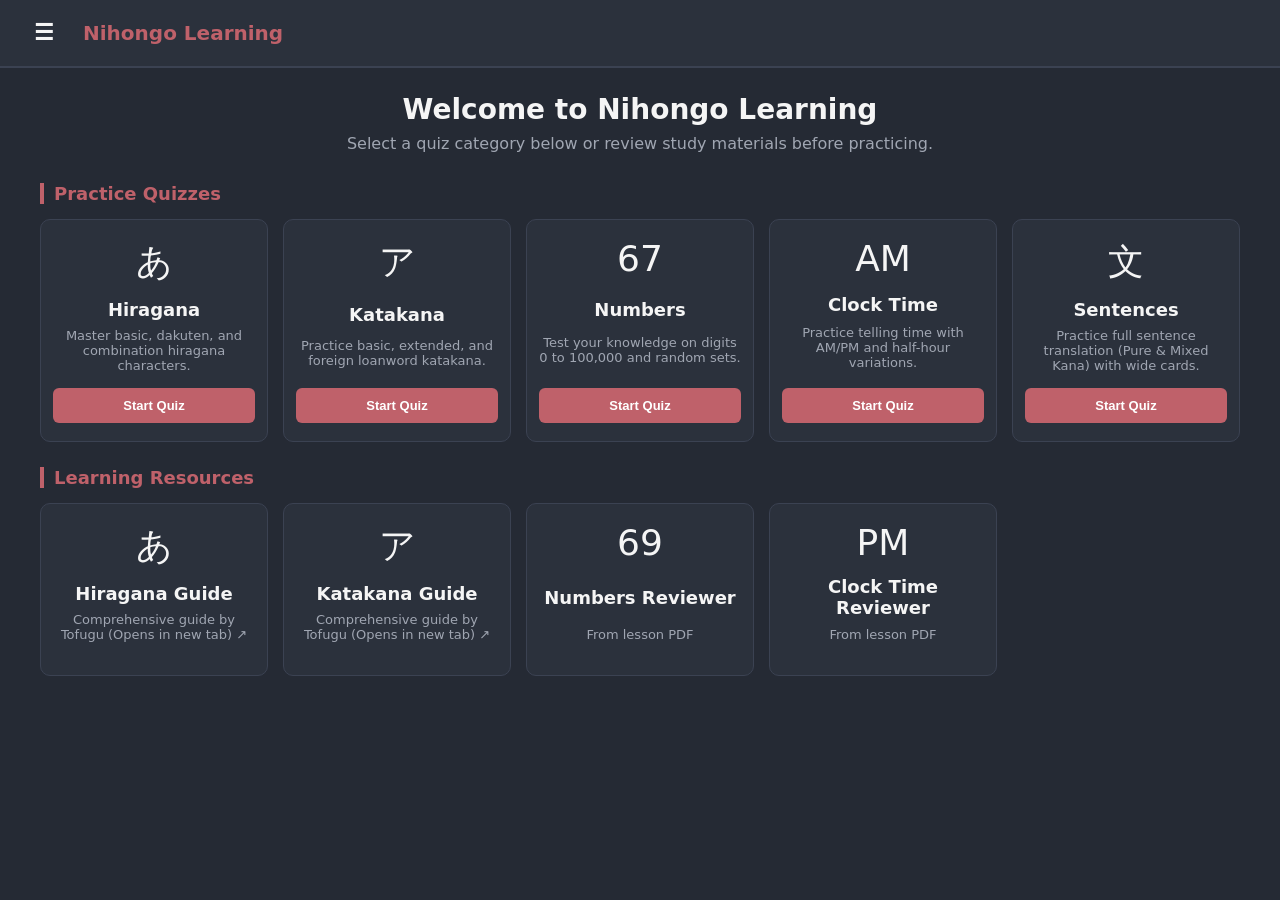
<file: index.html>
<!DOCTYPE html>
<html lang="en">
<head>
    <meta charset="UTF-8">
    <meta name="viewport" content="width=device-width, initial-scale=1.0, maximum-scale=1.0, user-scalable=no">
    <title>Nihongo Learning</title>
    <link rel="stylesheet" href="style.css">
</head>
<body>

    <!-- Top Navigation Bar -->
    <header class="navbar">
        <button id="sidebar-toggle" class="icon-btn" onclick="toggleSidebar()">☰</button>
        <h1 onclick="switchView('dashboard')" class="app-title">Nihongo Learning</h1>
    </header>

    <!-- Collapsible Sidebar -->
    <aside id="sidebar" class="sidebar">
        <div class="sidebar-header">
            <button class="close-btn" onclick="toggleSidebar()">✕</button>
        </div>
        <nav class="sidebar-nav">
            <button onclick="switchView('hiragana')">Hiragana Quiz</button>
            <button onclick="switchView('katakana')">Katakana Quiz</button>
            <button onclick="switchView('numbers')">Numbers Quiz</button>
            <button onclick="switchView('time')">Clock Time Quiz</button>
            <button onclick="window.location.href='sentences.html'">Sentences Quiz</button>
            <button onclick="switchView('resources')">Learning Resources</button>
        </nav>
    </aside>

    <!-- Main Content Area -->
    <main id="main-content">

        <!-- DASHBOARD VIEW -->
        <section id="view-dashboard" class="view active">
            <div class="dashboard-hero">
                <h2>Welcome to Nihongo Learning</h2>
                <p>Select a quiz category below or review study materials before practicing.</p>
            </div>

            <div class="dashboard-container">
                <div class="section-title">Practice Quizzes</div>
                <div class="dashboard-grid">
                    <div class="dash-card" onclick="switchView('hiragana')">
                        <div class="dash-icon">あ</div>
                        <h3>Hiragana</h3>
                        <p>Master basic, dakuten, and combination hiragana characters.</p>
                        <button class="primary-btn" onclick="switchView('hiragana')">Start Quiz</button>
                    </div>
                    <div class="dash-card" onclick="switchView('katakana')">
                        <div class="dash-icon">ア</div>
                        <h3>Katakana</h3>
                        <p>Practice basic, extended, and foreign loanword katakana.</p>
                        <button class="primary-btn" onclick="switchView('katakana')">Start Quiz</button>
                    </div>
                    <div class="dash-card" onclick="switchView('numbers')">
                        <div class="dash-icon">67</div>
                        <h3>Numbers</h3>
                        <p>Test your knowledge on digits 0 to 100,000 and random sets.</p>
                        <button class="primary-btn" onclick="switchView('numbers')">Start Quiz</button>
                    </div>
                    <div class="dash-card" onclick="switchView('time')">
                        <div class="dash-icon">AM</div>
                        <h3>Clock Time</h3>
                        <p>Practice telling time with AM/PM and half-hour variations.</p>
                        <button class="primary-btn" onclick="switchView('time')">Start Quiz</button>
                    </div>
                    <div class="dash-card" onclick="window.location.href='sentences.html'">
                        <div class="dash-icon">文</div>
                        <h3>Sentences</h3>
                        <p>Practice full sentence translation (Pure & Mixed Kana) with wide cards.</p>
                        <button class="primary-btn" onclick="window.location.href='sentences.html'">Start Quiz</button>
                    </div>
                </div>

                <div class="section-title">Learning Resources</div>
                <div class="dashboard-grid">
                    <a href="https://www.tofugu.com/japanese/learn-hiragana/" target="_blank" class="dash-card resource-card">
                        <div class="dash-icon">あ</div>
                        <h3>Hiragana Guide</h3>
                        <p>Comprehensive guide by Tofugu (Opens in new tab) ↗</p>
                    </a>
                    <a href="https://www.tofugu.com/japanese/learn-katakana/" target="_blank" class="dash-card resource-card">
                        <div class="dash-icon">ア</div>
                        <h3>Katakana Guide</h3>
                        <p>Comprehensive guide by Tofugu (Opens in new tab) ↗</p>
                    </a>
                    <a href="numbers-resource.html" class="dash-card resource-card">
                        <div class="dash-icon">69</div>
                        <h3>Numbers Reviewer</h3>
                        <p>From lesson PDF</p>
                    </a>
                    <a href="time-resource.html" class="dash-card resource-card">
                        <div class="dash-icon">PM</div>
                        <h3>Clock Time Reviewer</h3>
                        <p>From lesson PDF</p>
                    </a>
                </div>
            </div>
        </section>

        <!-- KANA QUIZ VIEW (Hiragana & Katakana Shared Structure) -->
        <section id="view-kana" class="view">
            <h2 id="kana-quiz-title">Kana Practice Quiz</h2>
            
            <div class="controls-wrapper">
                <div class="control-group">
                    <span class="control-label">Category:</span>
                    <button id="btn-kana-basic" class="active" onclick="setKanaCategory('basic')">Basic</button>
                    <button id="btn-kana-dakuten" onclick="setKanaCategory('dakuten')">Dakuten/Handakuten</button>
                    <button id="btn-kana-youon" onclick="setKanaCategory('youon')">Youon/Extended</button>
                    <button id="btn-kana-words" onclick="setKanaCategory('words')">Words</button>
                    <button id="btn-kana-all" onclick="setKanaCategory('all')">All Combined</button>
                </div>

                <div class="control-group">
                    <span class="control-label">Mode:</span>
                    <button id="btn-kana-mode-full" class="active" onclick="setKanaMode('full')">Show All Set</button>
                    <button id="btn-kana-mode-50" onclick="setKanaMode('50')">50 Random Quiz</button>
                </div>

                <div class="control-group">
                    <span class="control-label">Prompt:</span>
                    <button id="btn-kana-dir-jp" class="active" onclick="setKanaDirection('normal')">Japanese → Romaji</button>
                    <button id="btn-kana-dir-romaji" onclick="setKanaDirection('reverse')">Romaji → Japanese</button>
                </div>

                <div class="control-group">
                    <button class="action-btn" onclick="generateKanaQuiz(true)">Randomize</button>
                    <button id="btn-answers-kana" class="action-btn" onclick="toggleAnswers()">Show Answers</button>
                </div>
            </div>

            <div id="quiz-grid-kana" class="grid"></div>

            <!-- Bottom Controls -->
            <div class="bottom-controls">
                <button class="primary-btn" onclick="restartKanaQuiz()">Restart Quiz</button>
                <button class="action-btn" onclick="scrollToTop()">Change Options</button>
            </div>
        </section>

        <!-- NUMBERS QUIZ VIEW -->
        <section id="view-numbers" class="view">
            <h2 class="quiz-title">Numbers Practice Quiz</h2>
            <div class="controls-wrapper">
                <div class="control-group">
                    <span class="control-label">Set:</span>
                    <button id="btn-num-pdf" class="active" onclick="setNumbersType('pdf')">Standard Set (PDF)</button>
                    <button id="btn-num-random" onclick="setNumbersType('random')">50 Random Numbers</button>
                </div>
                <div class="control-group">
                    <span class="control-label">Display:</span>
                    <button id="btn-num-disp-num" class="active" onclick="setNumbersDisplayMode('num')">Numbers (1, 10)</button>
                    <button id="btn-num-disp-jp" onclick="setNumbersDisplayMode('jpText')">Japanese (一, 十)</button>
                </div>
                <div class="control-group">
                    <button class="action-btn" onclick="generateNumbersQuiz(true)">Randomize</button>
                    <button id="btn-answers-num" class="action-btn" onclick="toggleAnswers()">Show Answers</button>
                </div>
            </div>
            <div id="quiz-grid-numbers" class="grid"></div>
            <div class="bottom-controls">
                <button class="primary-btn" onclick="restartNumbersQuiz()">Restart Quiz</button>
                <button class="action-btn" onclick="scrollToTop()">Change Options</button>
            </div>
        </section>

        <!-- CLOCK TIME QUIZ VIEW -->
        <section id="view-time" class="view">
            <h2 class="quiz-title">Clock Time Practice Quiz</h2>
            <div class="controls-wrapper">
                <div class="control-group">
                    <span class="control-label">Set:</span>
                    <button id="btn-time-pdf" class="active" onclick="setTimeType('pdf')">Telling Time (PDF)</button>
                    <button id="btn-time-random" onclick="setTimeType('random')">50 Random Clock Times (AM/PM)</button>
                </div>
                <div class="control-group">
                    <span class="control-label">Display:</span>
                    <button id="btn-time-disp-num" class="active"  onclick="setTimeDisplayMode('num')">Clock/Digits (1:00 AM)</button>
                    <button id="btn-time-disp-jp" onclick="setTimeDisplayMode('jpText')">Japanese (午前1時)</button>
                </div>
                <div class="control-group">
                    <button class="action-btn" onclick="generateTimeQuiz(true)">Randomize</button>
                    <button id="btn-answers-time" class="action-btn" onclick="toggleAnswers()">Show Answers</button>
                </div>
            </div>
            <div id="quiz-grid-time" class="grid"></div>
            <div class="bottom-controls">
                <button class="primary-btn" onclick="restartTimeQuiz()">Restart Quiz</button>
                <button class="action-btn" onclick="scrollToTop()">Change Options</button>
            </div>
        </section>

        <!-- RESOURCES VIEW -->
        <section id="view-resources" class="view">
            <div class="dashboard-container">
                <h2>Learning Resources</h2>
                <p class="section-margin">Access study materials and references for all quiz topics.</p>
                <div class="dashboard-grid">
                    <a href="https://www.tofugu.com/japanese/learn-hiragana/" target="_blank" class="dash-card resource-card">
                        <div class="dash-icon">あ</div>
                        <h3>Tofugu Hiragana Guide</h3>
                        <p>Complete Hiragana mnemonics and reading lessons.</p>
                    </a>
                    <a href="https://www.tofugu.com/japanese/learn-katakana/" target="_blank" class="dash-card resource-card">
                        <div class="dash-icon">ア</div>
                        <h3>Tofugu Katakana Guide</h3>
                        <p>Complete Katakana mnemonics and practice rules.</p>
                    </a>
                    <a href="numbers-resource.html" class="dash-card resource-card">
                        <div class="dash-icon">01</div>
                        <h3>Japanese Numbers Reviewer</h3>
                        <p>Place values, counters, and pronunciation exceptions.</p>
                    </a>
                    <a href="time-resource.html" class="dash-card resource-card">
                        <div class="dash-icon">PM</div>
                        <h3>Clock Time Reviewer</h3>
                        <p>Hours, minutes, AM/PM, and half-hour readings.</p>
                    </a>
                </div>
            </div>
        </section>
    </main>

    <script src="script.js"></script>
</body>
</html>
</file>
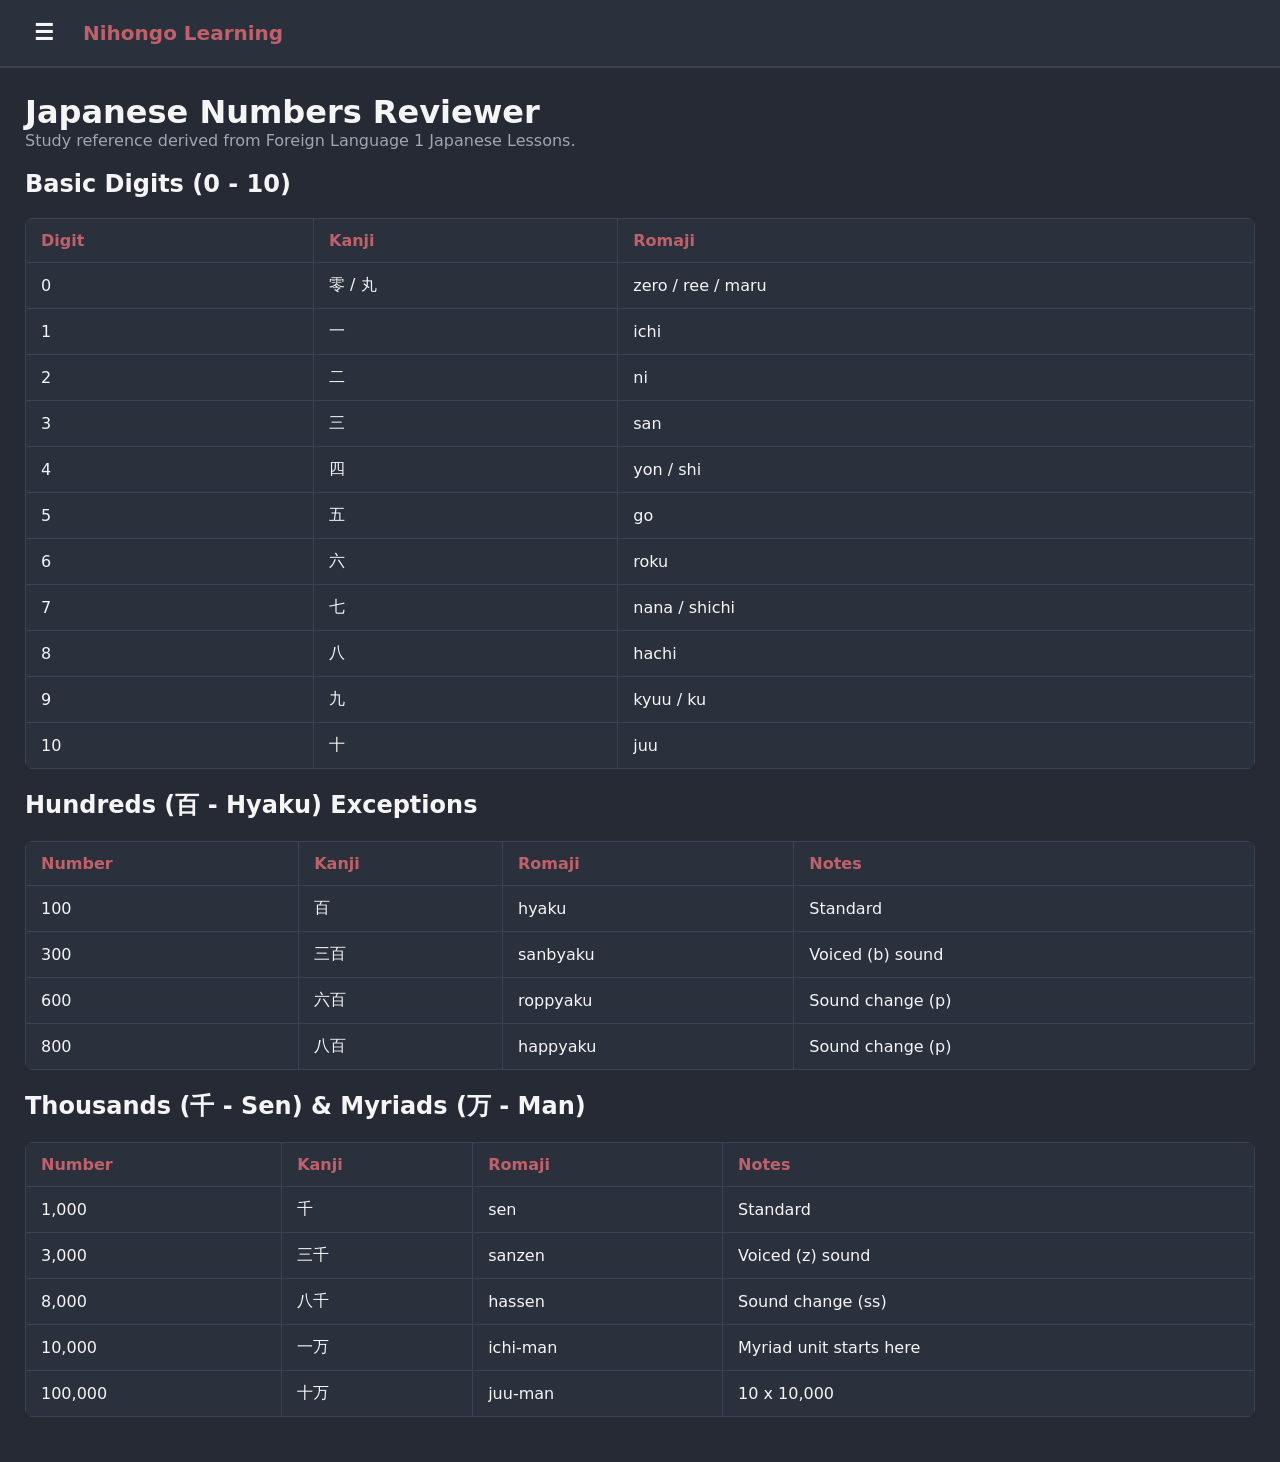
<file: numbers-resource.html>
<!DOCTYPE html>
<html lang="en">
<head>
    <meta charset="UTF-8">
    <meta name="viewport" content="width=device-width, initial-scale=1.0, maximum-scale=1.0, user-scalable=no">
    <title>Nihongo Learning</title>
    <link rel="stylesheet" href="style.css">
</head>
<body>

    <!-- Top Navigation Bar -->
    <header class="navbar">
        <button id="sidebar-toggle" class="icon-btn" onclick="toggleSidebar()">☰</button>
        <h1 onclick="switchView('dashboard')" class="app-title">Nihongo Learning</h1>
    </header>

    <!-- Collapsible Sidebar -->
    <aside id="sidebar" class="sidebar">
        <div class="sidebar-header">
            <button class="close-btn" onclick="toggleSidebar()">✕</button>
        </div>
        <nav class="sidebar-nav">
            <button onclick="switchView('hiragana')">Hiragana Quiz</button>
            <button onclick="switchView('katakana')">Katakana Quiz</button>
            <button onclick="switchView('numbers')">Numbers Quiz</button>
            <button onclick="switchView('time')">Clock Time Quiz</button>
            <button onclick="window.location.href='sentences.html'">Sentences Quiz</button>
            <button onclick="switchView('resources')">Learning Resources</button>
        </nav>
    </aside>

    <!-- Main Content -->
    <main class="main-content">
        <h1>Japanese Numbers Reviewer</h1>
        <p style="color: var(--text-muted); margin-bottom: 20px;">Study reference derived from Foreign Language 1 Japanese Lessons.</p>

        <h2>Basic Digits (0 - 10)</h2>
        <table class="reviewer-table">
            <thead>
                <tr><th>Digit</th><th>Kanji</th><th>Romaji</th></tr>
            </thead>
            <tbody>
                <tr><td>0</td><td>零 / 丸</td><td>zero / ree / maru</td></tr>
                <tr><td>1</td><td>一</td><td>ichi</td></tr>
                <tr><td>2</td><td>二</td><td>ni</td></tr>
                <tr><td>3</td><td>三</td><td>san</td></tr>
                <tr><td>4</td><td>四</td><td>yon / shi</td></tr>
                <tr><td>5</td><td>五</td><td>go</td></tr>
                <tr><td>6</td><td>六</td><td>roku</td></tr>
                <tr><td>7</td><td>七</td><td>nana / shichi</td></tr>
                <tr><td>8</td><td>八</td><td>hachi</td></tr>
                <tr><td>9</td><td>九</td><td>kyuu / ku</td></tr>
                <tr><td>10</td><td>十</td><td>juu</td></tr>
            </tbody>
        </table>

        <h2>Hundreds (百 - Hyaku) Exceptions</h2>
        <table class="reviewer-table">
            <thead>
                <tr><th>Number</th><th>Kanji</th><th>Romaji</th><th>Notes</th></tr>
            </thead>
            <tbody>
                <tr><td>100</td><td>百</td><td>hyaku</td><td>Standard</td></tr>
                <tr><td>300</td><td>三百</td><td>sanbyaku</td><td>Voiced (b) sound</td></tr>
                <tr><td>600</td><td>六百</td><td>roppyaku</td><td>Sound change (p)</td></tr>
                <tr><td>800</td><td>八百</td><td>happyaku</td><td>Sound change (p)</td></tr>
            </tbody>
        </table>

        <h2>Thousands (千 - Sen) & Myriads (万 - Man)</h2>
        <table class="reviewer-table">
            <thead>
                <tr><th>Number</th><th>Kanji</th><th>Romaji</th><th>Notes</th></tr>
            </thead>
            <tbody>
                <tr><td>1,000</td><td>千</td><td>sen</td><td>Standard</td></tr>
                <tr><td>3,000</td><td>三千</td><td>sanzen</td><td>Voiced (z) sound</td></tr>
                <tr><td>8,000</td><td>八千</td><td>hassen</td><td>Sound change (ss)</td></tr>
                <tr><td>10,000</td><td>一万</td><td>ichi-man</td><td>Myriad unit starts here</td></tr>
                <tr><td>100,000</td><td>十万</td><td>juu-man</td><td>10 x 10,000</td></tr>
            </tbody>
        </table>
    </main>

    <script src="script.js"></script>
</body>
</html>
</file>
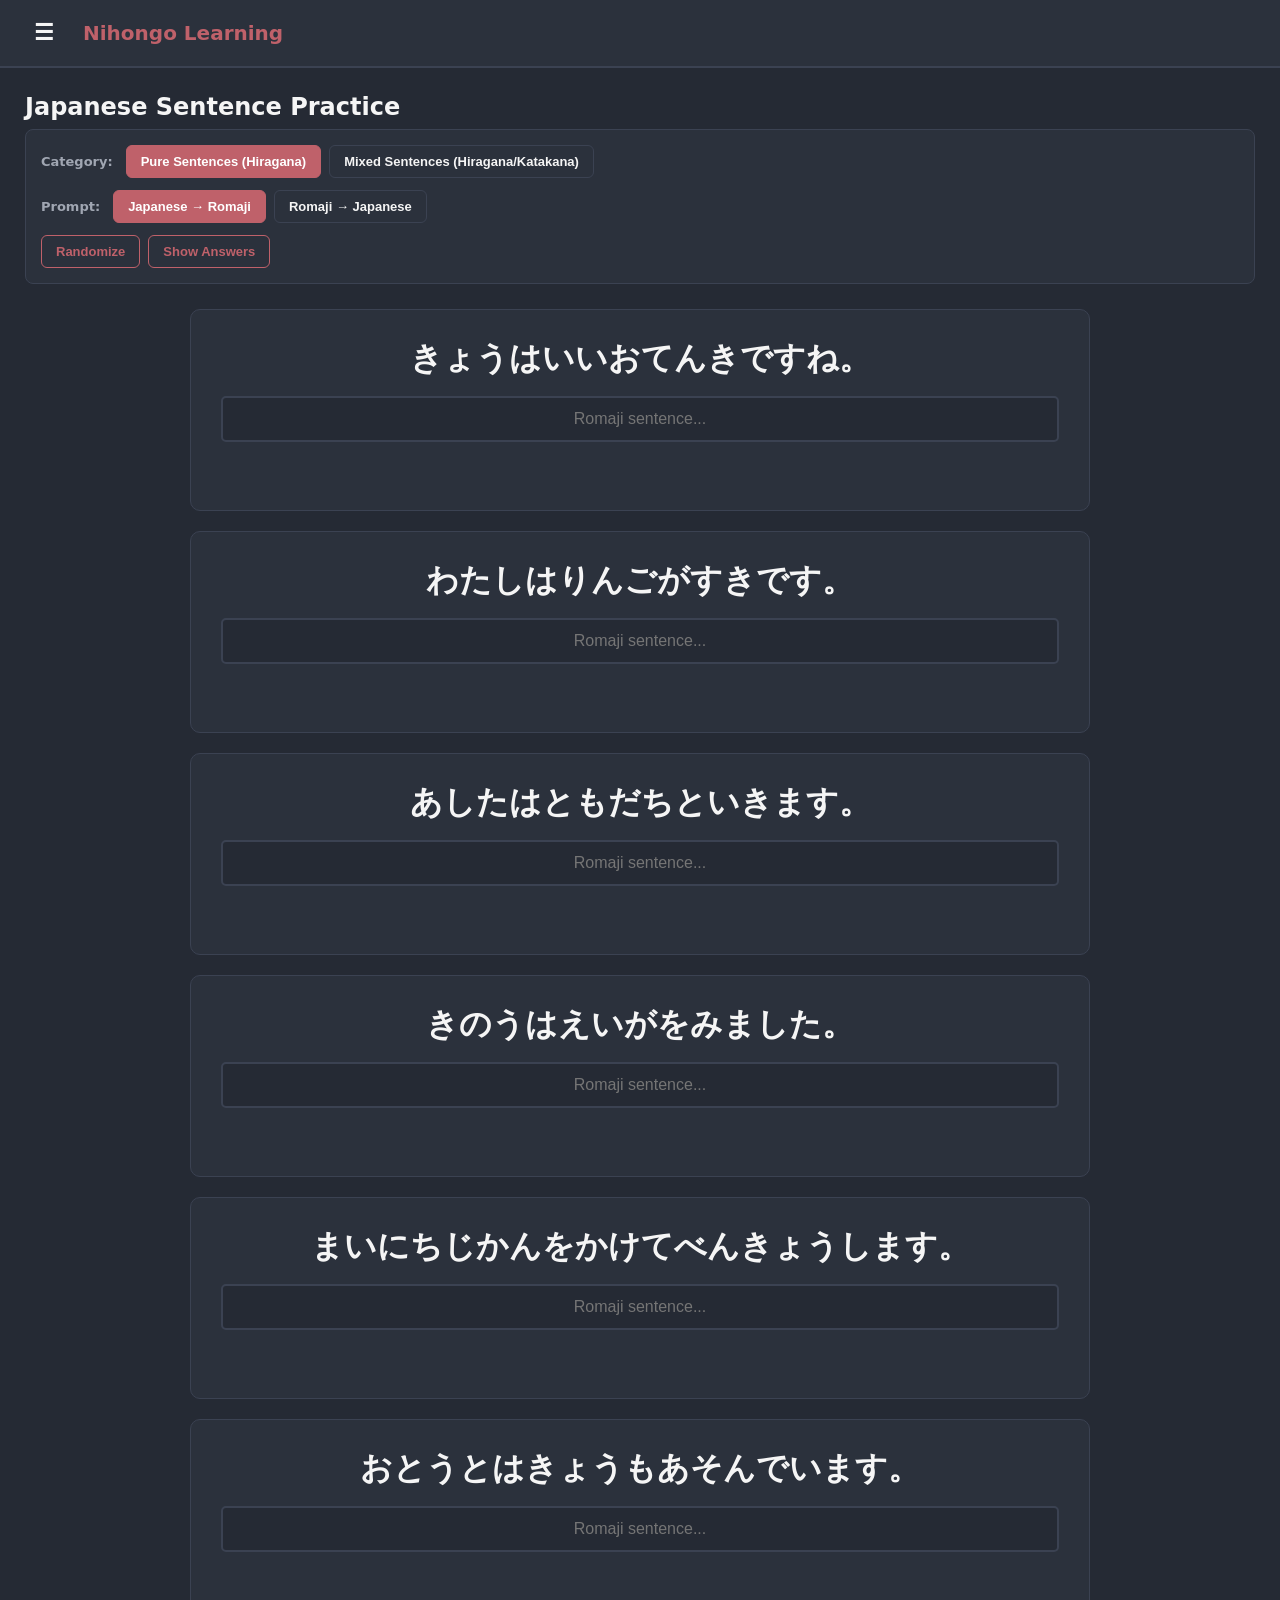
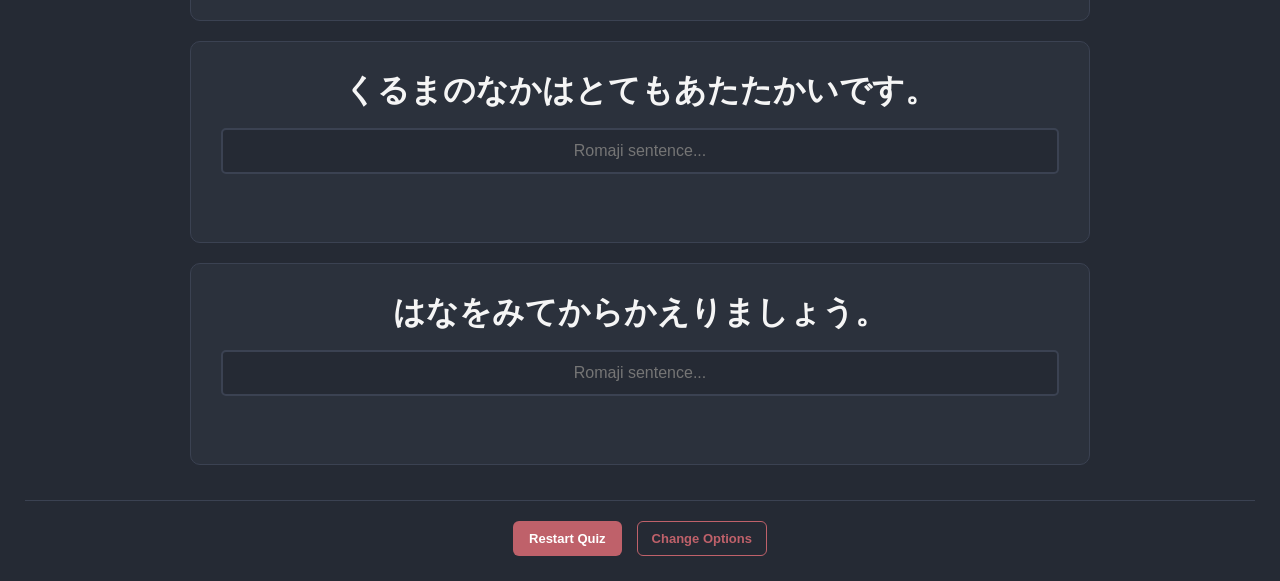
<file: sentences.html>
<!DOCTYPE html>
<html lang="en">
<head>
    <meta charset="UTF-8">
    <meta name="viewport" content="width=device-width, initial-scale=1.0, maximum-scale=1.0, user-scalable=no">
    <title>Nihongo Learning - Sentences</title>
    <link rel="stylesheet" href="style.css">
</head>
<body>

    <!-- Top Navigation Bar -->
    <header class="navbar">
        <button id="sidebar-toggle" class="icon-btn" onclick="toggleSidebar()">☰</button>
        <h1 onclick="window.location.href='index.html'" class="app-title">Nihongo Learning</h1>
    </header>

    <!-- Collapsible Sidebar -->
    <aside id="sidebar" class="sidebar">
        <div class="sidebar-header">
            <button class="close-btn" onclick="toggleSidebar()">✕</button>
        </div>
        <nav class="sidebar-nav">
            <button onclick="window.location.href='index.html?view=hiragana'">Hiragana Quiz</button>
            <button onclick="window.location.href='index.html?view=katakana'">Katakana Quiz</button>
            <button onclick="window.location.href='index.html?view=numbers'">Numbers Quiz</button>
            <button onclick="window.location.href='index.html?view=time'">Clock Time Quiz</button>
            <button onclick="window.location.href='sentences.html'">Sentences Quiz</button>
            <button onclick="window.location.href='index.html?view=resources'">Learning Resources</button>
        </nav>
    </aside>

    <!-- Main Content Area -->
    <main id="main-content">
        <section class="view active">
            <h2 class="quiz-title">Japanese Sentence Practice</h2>
            
            <div class="controls-wrapper">
                <div class="control-group">
                    <span class="control-label">Category:</span>
                    <button id="btn-sent-sentences-kana" class="active" onclick="setSentenceCategory('sentences-kana')">Pure Sentences (Hiragana)</button>
                    <button id="btn-sent-mixed-sentences" onclick="setSentenceCategory('mixed-sentences')">Mixed Sentences (Hiragana/Katakana)</button>
                </div>

                <div class="control-group">
                    <span class="control-label">Prompt:</span>
                    <button id="btn-sent-dir-jp" class="active" onclick="setSentenceDirection('normal')">Japanese → Romaji</button>
                    <button id="btn-sent-dir-romaji" onclick="setSentenceDirection('reverse')">Romaji → Japanese</button>
                </div>

                <div class="control-group">
                    <button class="action-btn" onclick="generateSentenceQuiz(true)">Randomize</button>
                    <button id="btn-answers-sent" class="action-btn" onclick="toggleAnswers()">Show Answers</button>
                </div>
            </div>

            <!-- Wide Sentence Grid -->
            <div id="quiz-grid-sentences" class="grid sentence-grid"></div>

            <!-- Bottom Controls -->
            <div class="bottom-controls">
                <button class="primary-btn" onclick="restartSentenceQuiz()">Restart Quiz</button>
                <button class="action-btn" onclick="scrollToTop()">Change Options</button>
            </div>
        </section>
    </main>

    <script src="script.js"></script>
</body>
</html>
</file>
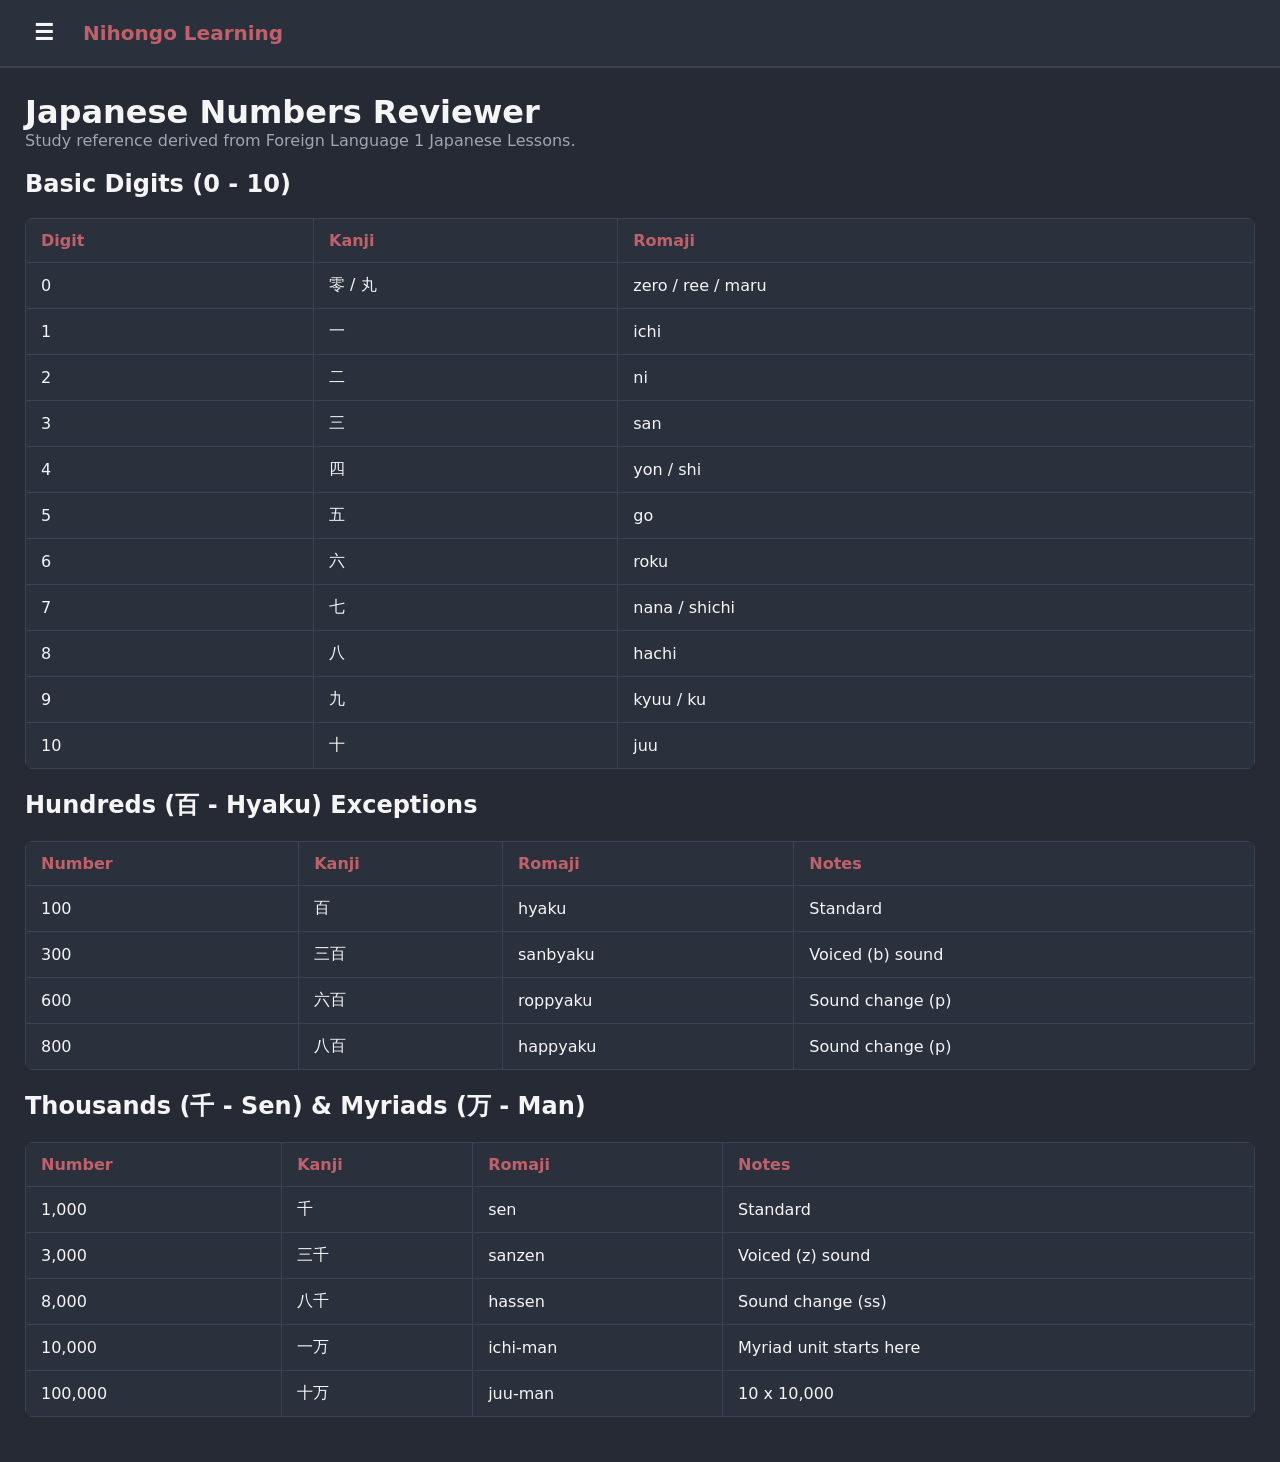
<file: time-resource.html>
<!DOCTYPE html>
<html lang="en">
<head>
    <meta charset="UTF-8">
    <meta name="viewport" content="width=device-width, initial-scale=1.0, maximum-scale=1.0, user-scalable=no">
    <title>Nihongo Learning</title>
    <link rel="stylesheet" href="style.css">
</head>
<body>

    <!-- Top Navigation Bar -->
    <header class="navbar">
        <button id="sidebar-toggle" class="icon-btn" onclick="toggleSidebar()">☰</button>
        <h1 onclick="switchView('dashboard')" class="app-title">Nihongo Learning</h1>
    </header>

    <!-- Collapsible Sidebar -->
    <aside id="sidebar" class="sidebar">
        <div class="sidebar-header">
            <span>Menu</span>
            <button class="close-btn" onclick="toggleSidebar()">✕</button>
        </div>
        <nav class="sidebar-nav">
            <button onclick="switchView('hiragana')">Hiragana Quiz</button>
            <button onclick="switchView('katakana')">Katakana Quiz</button>
            <button onclick="switchView('numbers')">Numbers Quiz</button>
            <button onclick="switchView('time')">Clock Time Quiz</button>
            <button onclick="window.location.href='sentences.html'">Sentences Quiz</button>
            <button onclick="switchView('resources')">Learning Resources</button>
        </nav>
    </aside>

    <!-- Main Content -->
    <main>
        <h1>Japanese Numbers Reviewer</h1>
        <p style="color: var(--text-muted); margin-bottom: 20px;">Study reference derived from Foreign Language 1 Japanese Lessons.</p>

        <h2>Basic Digits (0 - 10)</h2>
        <table class="reviewer-table">
            <thead>
                <tr><th>Digit</th><th>Kanji</th><th>Romaji</th></tr>
            </thead>
            <tbody>
                <tr><td>0</td><td>零 / 丸</td><td>zero / ree / maru</td></tr>
                <tr><td>1</td><td>一</td><td>ichi</td></tr>
                <tr><td>2</td><td>二</td><td>ni</td></tr>
                <tr><td>3</td><td>三</td><td>san</td></tr>
                <tr><td>4</td><td>四</td><td>yon / shi</td></tr>
                <tr><td>5</td><td>五</td><td>go</td></tr>
                <tr><td>6</td><td>六</td><td>roku</td></tr>
                <tr><td>7</td><td>七</td><td>nana / shichi</td></tr>
                <tr><td>8</td><td>八</td><td>hachi</td></tr>
                <tr><td>9</td><td>九</td><td>kyuu / ku</td></tr>
                <tr><td>10</td><td>十</td><td>juu</td></tr>
            </tbody>
        </table>

        <h2>Hundreds (百 - Hyaku) Exceptions</h2>
        <table class="reviewer-table">
            <thead>
                <tr><th>Number</th><th>Kanji</th><th>Romaji</th><th>Notes</th></tr>
            </thead>
            <tbody>
                <tr><td>100</td><td>百</td><td>hyaku</td><td>Standard</td></tr>
                <tr><td>300</td><td>三百</td><td>sanbyaku</td><td>Voiced (b) sound</td></tr>
                <tr><td>600</td><td>六百</td><td>roppyaku</td><td>Sound change (p)</td></tr>
                <tr><td>800</td><td>八百</td><td>happyaku</td><td>Sound change (p)</td></tr>
            </tbody>
        </table>

        <h2>Thousands (千 - Sen) & Myriads (万 - Man)</h2>
        <table class="reviewer-table">
            <thead>
                <tr><th>Number</th><th>Kanji</th><th>Romaji</th><th>Notes</th></tr>
            </thead>
            <tbody>
                <tr><td>1,000</td><td>千</td><td>sen</td><td>Standard</td></tr>
                <tr><td>3,000</td><td>三千</td><td>sanzen</td><td>Voiced (z) sound</td></tr>
                <tr><td>8,000</td><td>八千</td><td>hassen</td><td>Sound change (ss)</td></tr>
                <tr><td>10,000</td><td>一万</td><td>ichi-man</td><td>Myriad unit starts here</td></tr>
                <tr><td>100,000</td><td>十万</td><td>juu-man</td><td>10 x 10,000</td></tr>
            </tbody>
        </table>
    </main>

    <script src="script.js"></script>
</body>
</html>
</file>
<file: style.css>
:root {
    --primary: #bf616a;
    --primary-hover: #d06f79;
    --secondary: #2b313c;
    --bg-color: #252a34;
    --card-bg: #2b313c;
    --text-color: #f5f5f5;
    --text-muted: #a0a6b2;
    --border-color: #3b4252;
    --correct-bg: #2e3e38;
    --correct-border: #a3be8c;
    --incorrect-bg: #4c3238;
    --incorrect-border: #bf616a;
}

::selection {
    background-color: var(--primary);
    color: var(--text-color);
}

* {
    box-sizing: border-box;
    margin: 0;
    padding: 0;
}

body {
    font-family: 'Segoe UI', system-ui, -apple-system, BlinkMacSystemFont, Roboto, sans-serif;
    background-color: var(--bg-color);
    color: var(--text-color);
    min-height: 100vh;
    display: flex;
    flex-direction: column;
}

/* Navbar */
.navbar {
    background-color: var(--secondary);
    display: flex;
    align-items: center;
    padding: 12px 20px;
    border-bottom: 2px solid var(--border-color);
    position: sticky;
    top: 0;
    z-index: 100;
}

.icon-btn {
    background: transparent;
    border: none;
    color: var(--text-color);
    font-size: 22px;
    cursor: pointer;
    margin-right: 15px;
}

.app-title {
    font-size: 20px;
    font-weight: bold;
    color: var(--primary);
    cursor: pointer;
}

/* Sidebar */
.sidebar {
    position: fixed;
    top: 0;
    left: -260px;
    width: 260px;
    height: 100%;
    background-color: var(--secondary);
    border-right: 2px solid var(--border-color);
    z-index: 200;
    transition: left 0.3s ease;
    display: flex;
    flex-direction: column;
}

.sidebar.open {
    left: 0;
}

.sidebar-header {
    display: flex;
    justify-content: space-between;
    align-items: center;
    padding: 18px 20px;
    border-bottom: 1px solid var(--border-color);
    font-weight: bold;
    color: var(--primary);
}

.close-btn {
    background: transparent;
    border: none;
    color: var(--text-color);
    font-size: 18px;
    cursor: pointer;
}

.sidebar-nav {
    display: flex;
    flex-direction: column;
    padding: 15px 10px;
    gap: 8px;
}

.sidebar-nav button {
    background: transparent;
    color: var(--text-color);
    border: none;
    padding: 12px 15px;
    text-align: left;
    font-size: 15px;
    border-radius: 6px;
    cursor: pointer;
    transition: background 0.2s;
}

.sidebar-nav button:hover {
    background-color: var(--primary);
}

/* Main Layout & Views */
main {
    flex: 1;
    padding: 25px;
    max-width: 1600px;
    width: 100%;
    margin: 0 auto;
}

.view {
    display: none;
}

.view.active {
    display: block;
}

/* Dashboard */
.dashboard-hero {
    text-align: center;
    margin-bottom: 30px;
}

.dashboard-hero h2 {
    color: var(--text-color);
    font-size: 28px;
    margin-bottom: 8px;
}

.dashboard-hero p {
    color: var(--text-muted);
}

.dashboard-container {
    max-width: 1200px;
    margin: 0 auto;
    width: 100%;
}

.section-title {
    font-size: 18px;
    font-weight: bold;
    color: var(--primary);
    margin: 25px 0 15px 0;
    border-left: 4px solid var(--primary);
    padding-left: 10px;
    
}

.dashboard-grid {
    display: grid;
    grid-template-columns: repeat(5, minmax(180px, 1fr));
    gap: 15px;
}

@media (max-width: 1100px) {
    .dashboard-grid {
        grid-template-columns: repeat(auto-fit, minmax(200px, 1fr));
    }
}

.dash-card {
    background-color: var(--card-bg);
    border-radius: 10px;
    padding: 18px 12px;
    text-align: center;
    border: 1px solid var(--border-color);
    text-decoration: none;
    color: var(--text-color);
    transition: transform 0.2s, border-color 0.2s;
    display: flex;
    flex-direction: column;
    justify-content: space-between;
    cursor: pointer;
}

.dash-card:hover {
    transform: translateY(-4px);
    border-color: var(--primary);
}

.dash-icon {
    font-size: 36px;
    margin-bottom: 12px;
}

.dash-card h3 {
    margin-bottom: 8px;
    font-size: 18px;
}

.dash-card p {
    font-size: 13px;
    color: var(--text-muted);
    margin-bottom: 15px;
}

.primary-btn {
    background-color: var(--primary);
    color: white;
    border: none;
    padding: 10px 16px;
    border-radius: 6px;
    cursor: pointer;
    font-weight: bold;
    transition: background-color 0.2s;
}

.primary-btn:hover {
    background-color: var(--primary-hover);
}

#kana-quiz-title, .quiz-title {
    margin-bottom: 8px;
}

.section-margin {
    margin-bottom: 16px;
}

/* Controls */
.controls-wrapper {
    display: flex;
    flex-direction: column;
    gap: 12px;
    background-color: var(--card-bg);
    padding: 15px;
    border-radius: 8px;
    margin-bottom: 25px;
    border: 1px solid var(--border-color);
}

.control-group {
    display: flex;
    gap: 8px;
    flex-wrap: wrap;
    align-items: center;
}

.control-label {
    font-size: 13px;
    color: var(--text-muted);
    font-weight: bold;
    margin-right: 5px;
}

button {
    padding: 8px 14px;
    font-size: 13px;
    cursor: pointer;
    border: 1px solid var(--border-color);
    background-color: transparent;
    color: var(--text-color);
    border-radius: 6px;
    transition: all 0.2s ease-in-out;
    font-weight: bold;
}

button.active {
    background-color: var(--primary);
    border-color: var(--primary);
    color: white;
}

button.action-btn {
    border-color: var(--primary);
    color: var(--primary);
}

button.action-btn:hover {
    background-color: var(--primary);
    color: white;
}

button:hover:not(.action-btn):not(.active) {
    background-color: var(--border-color);
}

/* Quiz Cards Grid */
.grid {
    display: grid;
    grid-template-columns: repeat(auto-fill, minmax(210px, 1fr)); /* Increased from 160px for wider cards */
    gap: 20px; /* Slightly increased gap for larger cards */
    align-items: start;
}

.card {
    background-color: var(--card-bg);
    border-radius: 10px;
    padding: 24px 16px; /* Increased padding */
    display: flex;
    flex-direction: column;
    align-items: center;
    border: 1px solid var(--border-color);
}

.prompt-text {
    font-size: 32px; /* Reduced from 26px so long kanji/time strings fit cleanly */
    font-weight: bold;
    margin-bottom: 12px;
    height: 48px; /* Fixed height for 1-2 lines of prompt text */
    display: flex;
    align-items: center;
    justify-content: center;
    text-align: center;
    word-break: break-word;
}

input {
    width: 100%;
    padding: 8px;
    box-sizing: border-box;
    border: 2px solid var(--border-color);
    background-color: var(--bg-color);
    color: var(--text-color);
    border-radius: 5px;
    text-align: center;
    font-size: 16px;
    outline: none;
    transition: border-color 0.2s, background-color 0.2s;
}

input.correct {
    border-color: var(--correct-border);
    background-color: var(--correct-bg);
}

input.incorrect {
    border-color: var(--incorrect-border);
    background-color: var(--incorrect-bg);
}

.answer-hint {
    margin-top: 8px;
    font-size: 13px; /* Slightly smaller for long romaji variations */
    color: var(--primary);
    font-weight: bold;
    height: 36px; /* Fixed height so all cards reserve identical answer space */
    opacity: 0;
    transition: opacity 0.2s;
    word-break: break-word;
    text-align: center;
    display: flex;
    align-items: center;
    justify-content: center;
    overflow-y: auto; /* Handles extremely long romaji variations smoothly */
}

.show-answers .answer-hint {
    opacity: 1;
}

/* Bottom Controls */
.bottom-controls {
    display: flex;
    justify-content: center;
    gap: 15px;
    margin-top: 35px;
    padding-top: 20px;
    border-top: 1px solid var(--border-color);
    flex-wrap: wrap;
}

/* Reviewer Pages */
.reviewer-table {
    width: 100%;
    border-collapse: collapse;
    margin: 20px 0;
    background-color: var(--card-bg);
    border-radius: 8px;
    overflow: hidden;
}

.reviewer-table th, .reviewer-table td {
    padding: 12px 15px;
    border: 1px solid var(--border-color);
    text-align: left;
}

.reviewer-table th {
    background-color: var(--secondary);
    color: var(--primary);
}

/* Wide Sentence Layout */
.sentence-grid {
    grid-template-columns: 1fr !important; /* Forces a single wide column */
    max-width: 900px;
    margin: 0 auto;
}

.sentence-card {
    padding: 24px 30px;
    width: 100%;
}

.sentence-card .prompt-text {
    font-size: 32px;
    height: auto;
    min-height: 50px;
    text-align: center;
}

.sentence-card input {
    font-size: 16px;
    padding: 12px;
}
</file>
